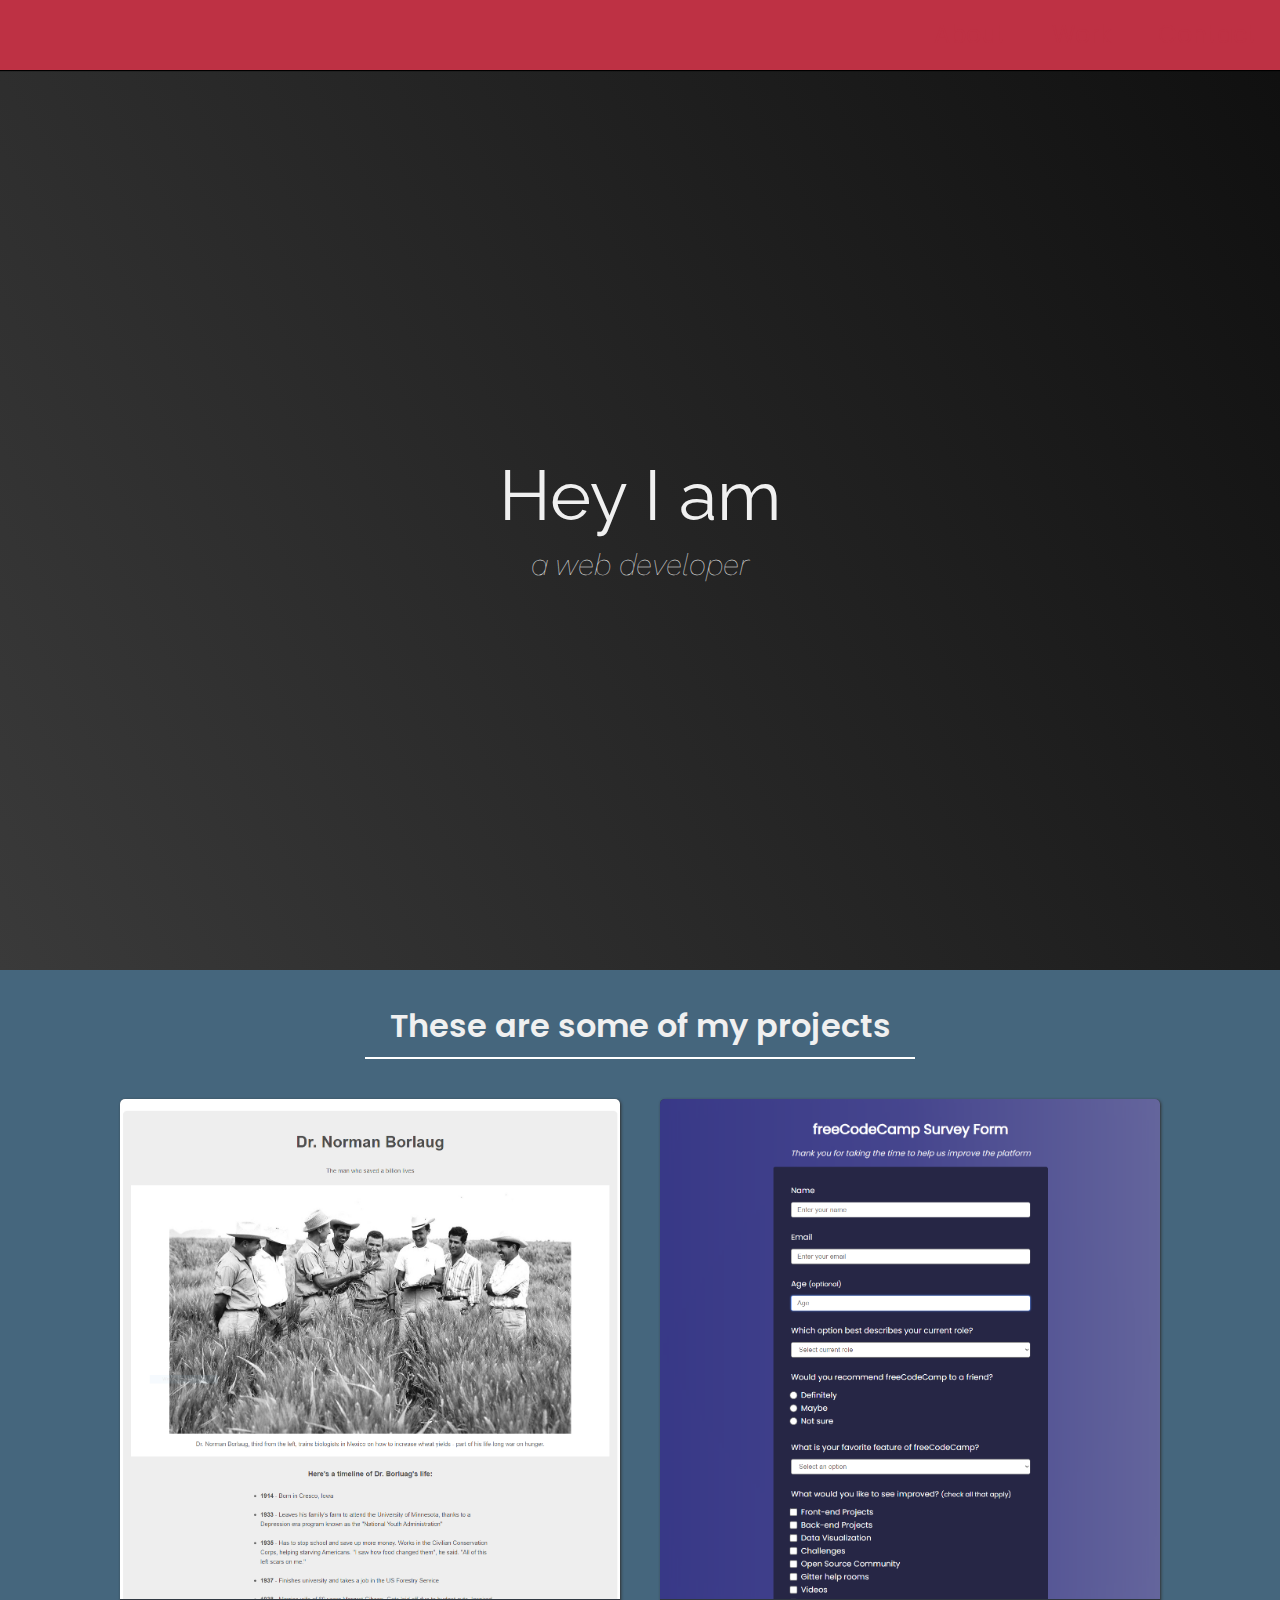
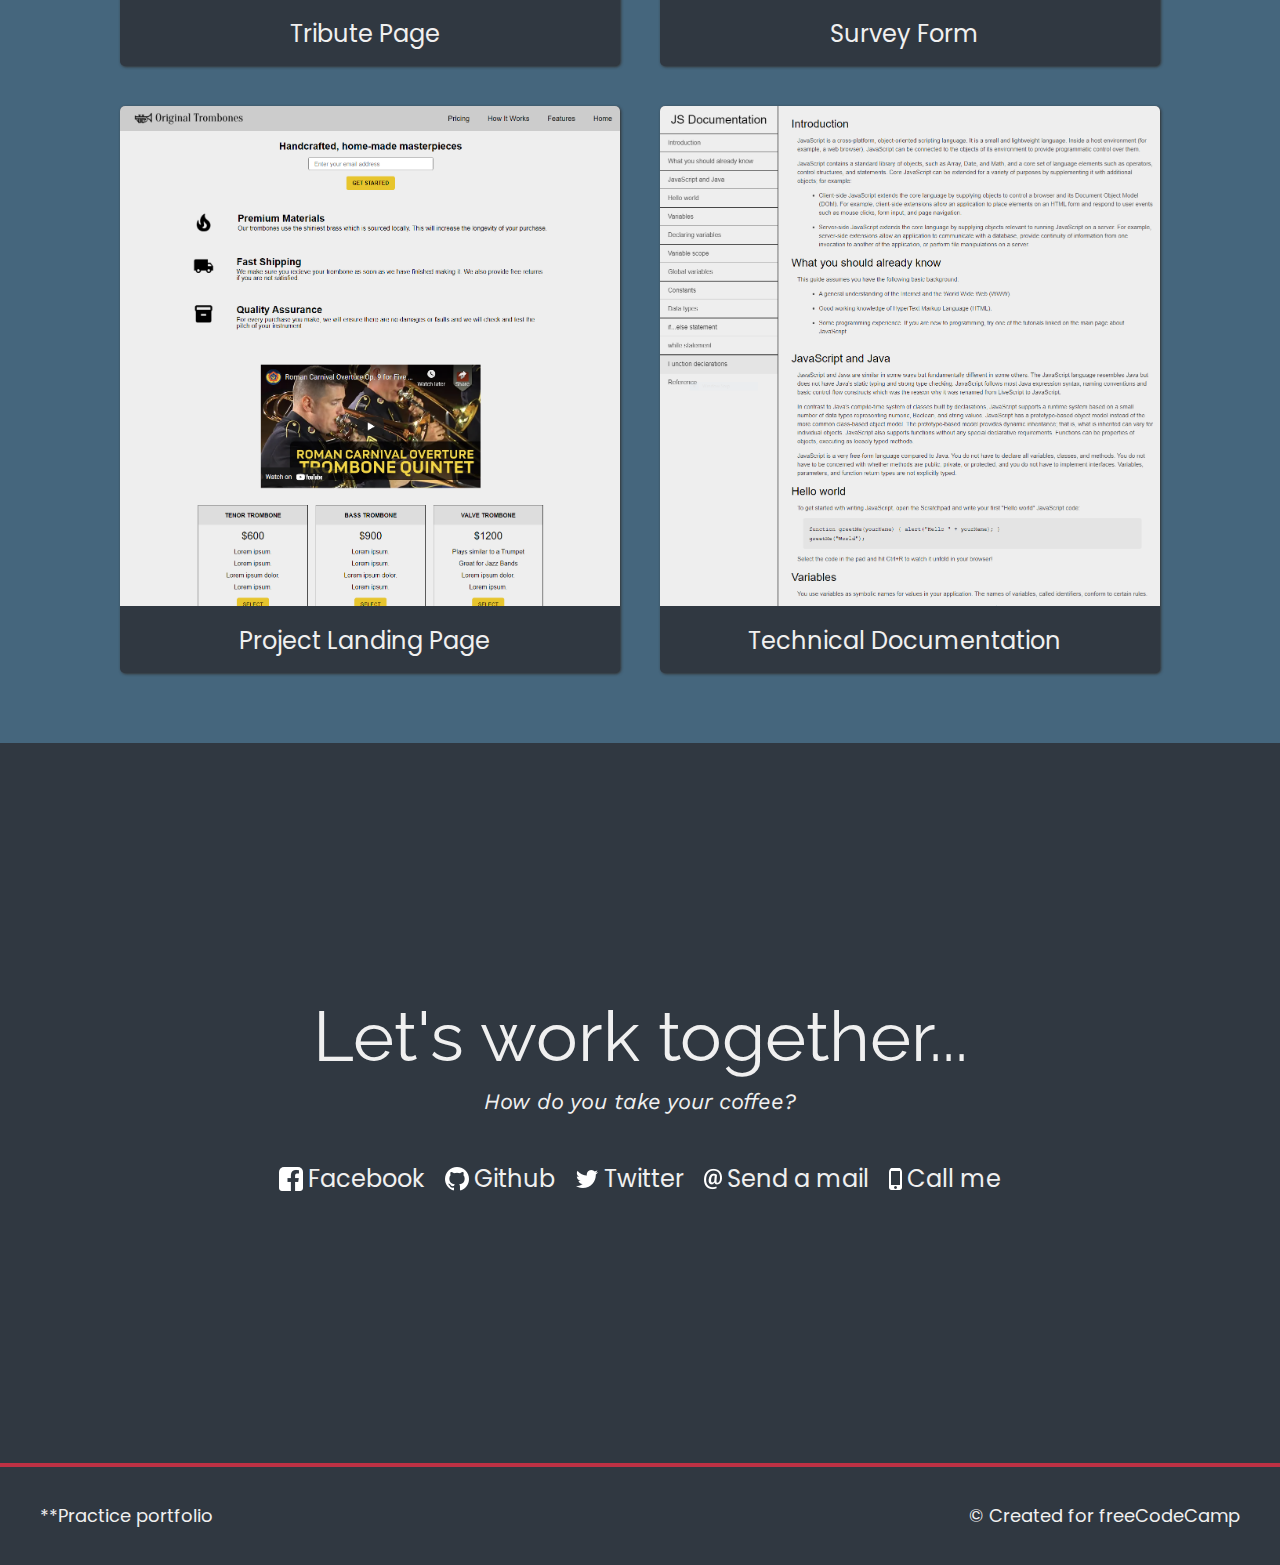
<file: index.html>
<!DOCTYPE html>
    <head>
	<title>Personal Portfolio (practice)</title>
        <link rel="preconnect" href="https://fonts.gstatic.com">
        <link rel="stylesheet" href="https://fonts.googleapis.com/css2?family=Poppins&family=Raleway:wght@700&family=Work+Sans:ital,wght@1,200&display=swap">
        <link rel="stylesheet" href="css/reset.css">
        <link rel="stylesheet" href="css/styles.css">
    </head>
    <body>
        <header>
            <a href="#personal-links">Contact</a>
            <a href="#projects">Work</a>
            <a href="#welcome">About</a>
        </header>
        <main>
            <section id="welcome">
                <h1>Hey I am</h1>
                <p>a web developer</p>
            </section>
            <section id="projects">
                <h2>These are some of my projects</h2>
                <hr>
                <div class="project-preview">
                    <div class="project-container">
                        <img src="img/tribute.PNG" width="500" height="500">
                        <div class="project-link-container">
                            <a href="projects/Tribute Page/Tribute Page.html" target="_blank">
                                <span class="hide">< </span>
                                Tribute Page
                                <span class="hide"> /></span>
                            </a>
                        </div>
                    </div>
                    <div class="project-container">
                        <img src="img/survey.PNG" width="500" height="500">
                        <div class="project-link-container">
                            <a href="projects/Survey Form/Survey Form.html" target="_blank">
                                <span class="hide">< </span>
                                Survey Form
                                <span class="hide"> /></span>
                            </a>
                        </div>
                    </div>
                    <div class="project-container">
                        <img src="img/product.PNG" width="500" height="500">
                        <div class="project-link-container">
                            <a href="projects/Product Landing Page/Product Landing Page.html" target="_blank">
                                <span class="hide">< </span>
                                Project Landing Page
                                <span class="hide"> /></span>
                            </a>
                        </div>
                    </div>
                    <div class="project-container">
                        <img src="img/technical.PNG" width="500" height="500">
                        <div class="project-link-container">
                            <a href="projects/Technical Documentation/Technical Documentation.html" target="_blank">
                                <span class="hide">< </span>
                                Technical Documentation
                                <span class="hide"> /></span>
                            </a>
                        </div>
                    </div>
                </div>
            </section>
            <section id="personal-links">
                <h3>Let's work together...</h3>
                <p>How do you take your coffee?</p>
                <div class="links-container">
                    <div class="link-group">
                        <img src="img/facebook.png" alt="Facebook logo">
                        <a href="https://facebook.com" target="_blank">Facebook</a>
                    </div>
                    <div class="link-group">
                        <img src="img/github.png" alt="Github logo">
                        <a href="https://github.com" target="_blank">Github</a>
                    </div>
                    <div class="link-group">
                        <img src="img/twitter.png" alt="Twitter logo">
                        <a href="https://twitter.com" target="_blank">Twitter</a>
                    </div>
                    <div class="link-group">
                        <img src="img/at-sign.png" alt="at sign">
                        <a href="mailto:example@example.com" target="_blank">Send a mail</a>
                    </div>
                    <div class="link-group">
                        <img src="img/phone.png" alt="phone image">
                        <a href="tel:1234-5678">Call me</a>
                    </div>
                </div>
            </section>
        </main>
        <footer>
            <p>**Practice portfolio</p>
            <p>© Created for freeCodeCamp</p>
        </footer>
    </body>
</html>
</file>
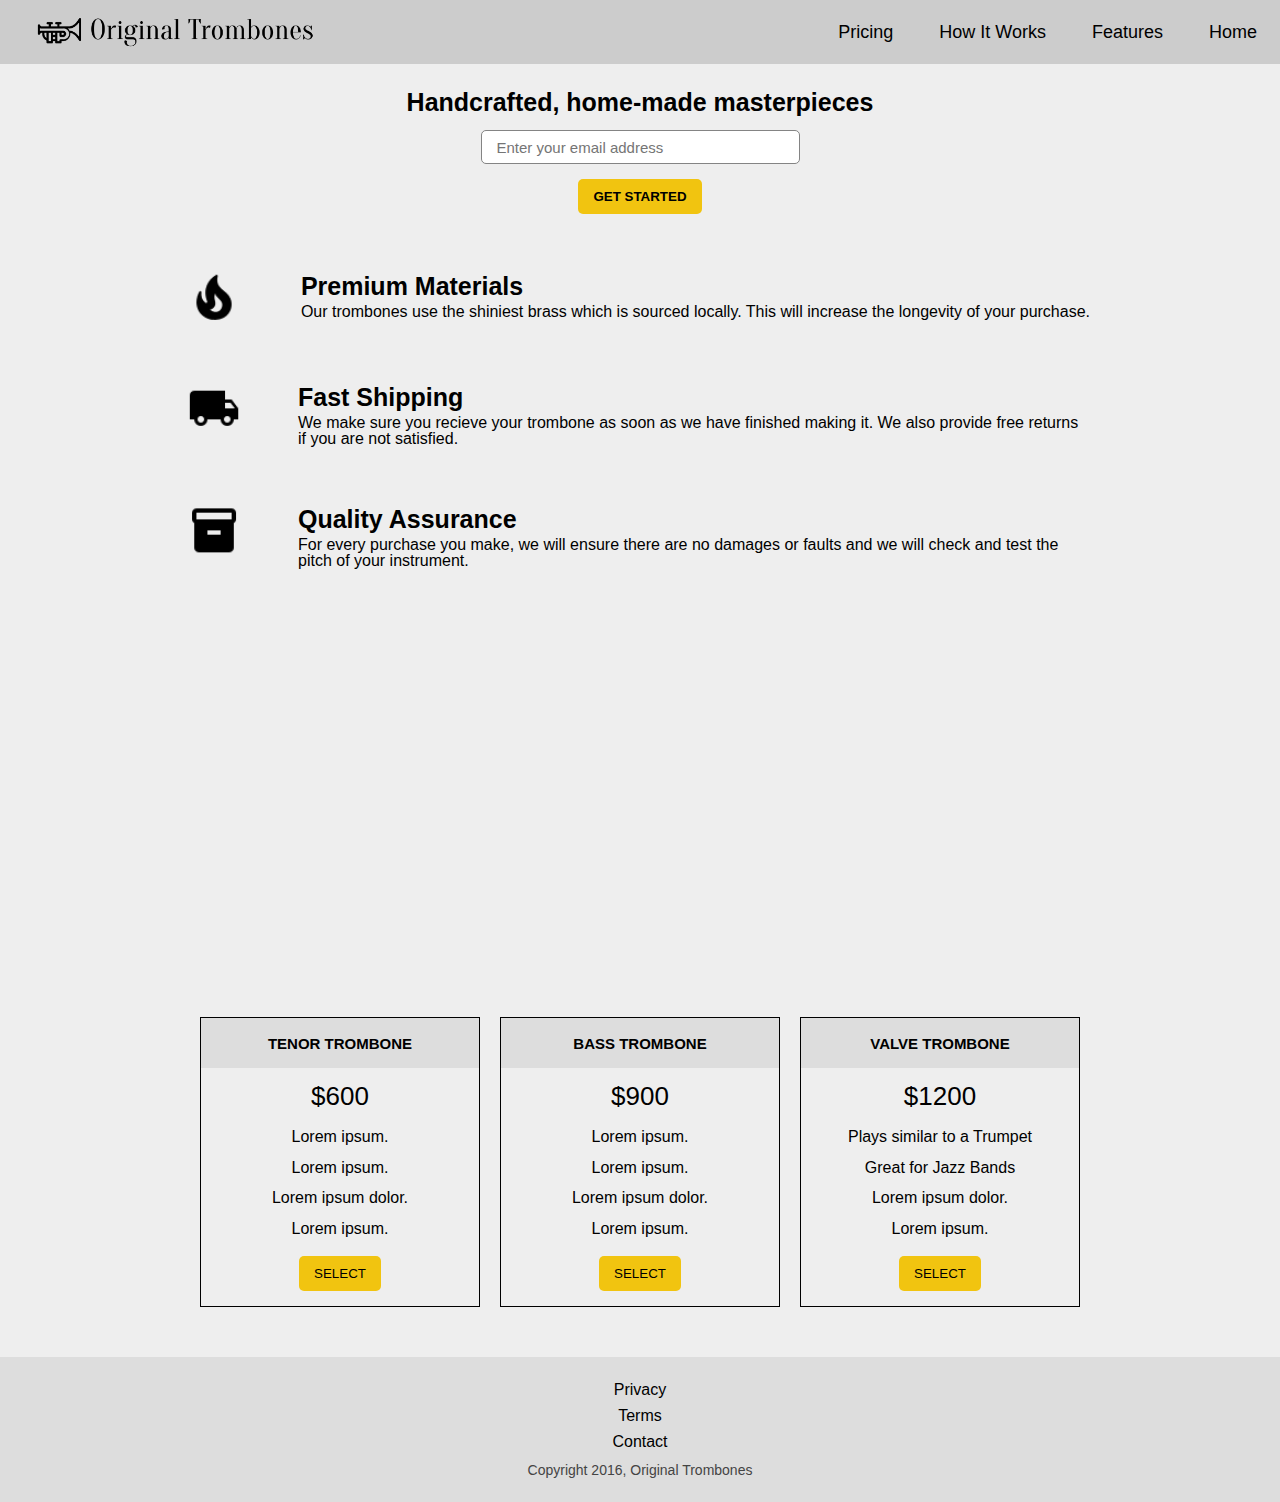
<file: projects/Product Landing Page/Product Landing Page.html>
<!DOCTYPE html>
    <head>
        <link rel="stylesheet" href="reset.css">
        <link rel="stylesheet" href="styles.css">
    </head>
    <body>
        <header id="nav-bar">
            <img id="logo" src="img\logo.png" alt="Original Trombones logo">
                <a class="active" href="">Home</a>
                <a href="#container-desc">Features</a>
                <a href="#container-vid">How It Works</a>
                <a href="#container-price">Pricing</a>
        </header>
        <main id="container-main">
            <div id="container-email">
                <h1>Handcrafted, home-made masterpieces</h1>
                <input id="email" type="email" name="subsciption" placeholder="Enter your email address"><br>
                <button type="submit">GET STARTED</button>
            </div>
            <div id="container-desc">
                <div class="desc-group">
                    <div class="desc-img">
                        <img src="img\fire.png" alt="Premium Materials image">
                    </div>
                    <div class="desc">
                        <h1>Premium Materials</h1>
                        <p>Our trombones use the shiniest brass which is sourced locally. This will increase the longevity of your purchase.</p>
                    </div>
                </div>
                <div class="desc-group">
                    <div class="desc-img">
                        <img src="img\truck.png" alt="Fast Shipping image">
                    </div>
                    <div class="desc">
                        <h1>Fast Shipping</h1>
                        <p>We make sure you recieve your trombone as soon as we have finished making it. We also provide free returns if you are not satisfied.</p>
                    </div>
                </div>
                <div class="desc-group">
                    <div class="desc-img">
                        <img src="img\inventory.png" alt="Quality Assurance image">
                    </div>
                    <div class="desc">
                        <h1>Quality Assurance</h1>
                        <p>For every purchase you make, we will ensure there are no damages or faults and we will check and test the pitch of your instrument.</p>
                    </div>
                </div>
            </div>
            <div id="container-vid">
                <iframe width="560" height="315" src="https://www.youtube.com/embed/y8Yv4pnO7qc" title="YouTube video player" frameborder="0" allow="accelerometer; autoplay; clipboard-write; encrypted-media; gyroscope; picture-in-picture" allowfullscreen></iframe>
            </div>
            <div id="container-price">
                <div class="price-group">
                    <div class="prod-name">
                        <h2>Tenor Trombone</h2>
                    </div>
                    <div class="prod-price">
                        <p>$600</p>
                    </div>
                    <div class="prod-desc">
                        <p>Lorem ipsum.</p>
                        <p>Lorem ipsum.</p>
                        <p>Lorem ipsum dolor.</p>
                        <p>Lorem ipsum.</p>
                    </div>
                    <div class="container-select">
                        <button type="submit">SELECT</button>
                    </div>
                </div>
                <div class="price-group">
                    <div class="prod-name">
                        <h2>Bass Trombone</h2>
                    </div>
                    <div class="prod-price">
                        <p>$900</p>
                    </div>
                    <div class="prod-desc">
                        <p>Lorem ipsum.</p>
                        <p>Lorem ipsum.</p>
                        <p>Lorem ipsum dolor.</p>
                        <p>Lorem ipsum.</p>
                    </div>
                    <div class="container-select">
                        <button type="submit">SELECT</button>
                    </div>
                </div>
                <div class="price-group">
                    <div class="prod-name">
                        <h2>Valve Trombone</h2>
                    </div>
                    <div class="prod-price">
                        <p>$1200</p>
                    </div>
                    <div class="prod-desc">
                        <p>Plays similar to a Trumpet</p>
                        <p>Great for Jazz Bands</p>
                        <p>Lorem ipsum dolor.</p>
                        <p>Lorem ipsum.</p>
                    </div>
                    <div class="container-select">
                        <button type="submit">SELECT</button>
                    </div>
                </div>
            </div>
        </main>
        <footer id="container-footer">
            <ul>
                <li><a href="#">Privacy</a></li>
                <li><a href="#">Terms</a></li>
                <li><a href="#">Contact</a></li>
            </ul>
            <p>Copyright 2016, Original Trombones</p>
        </footer>
    </body>
</html>
</file>
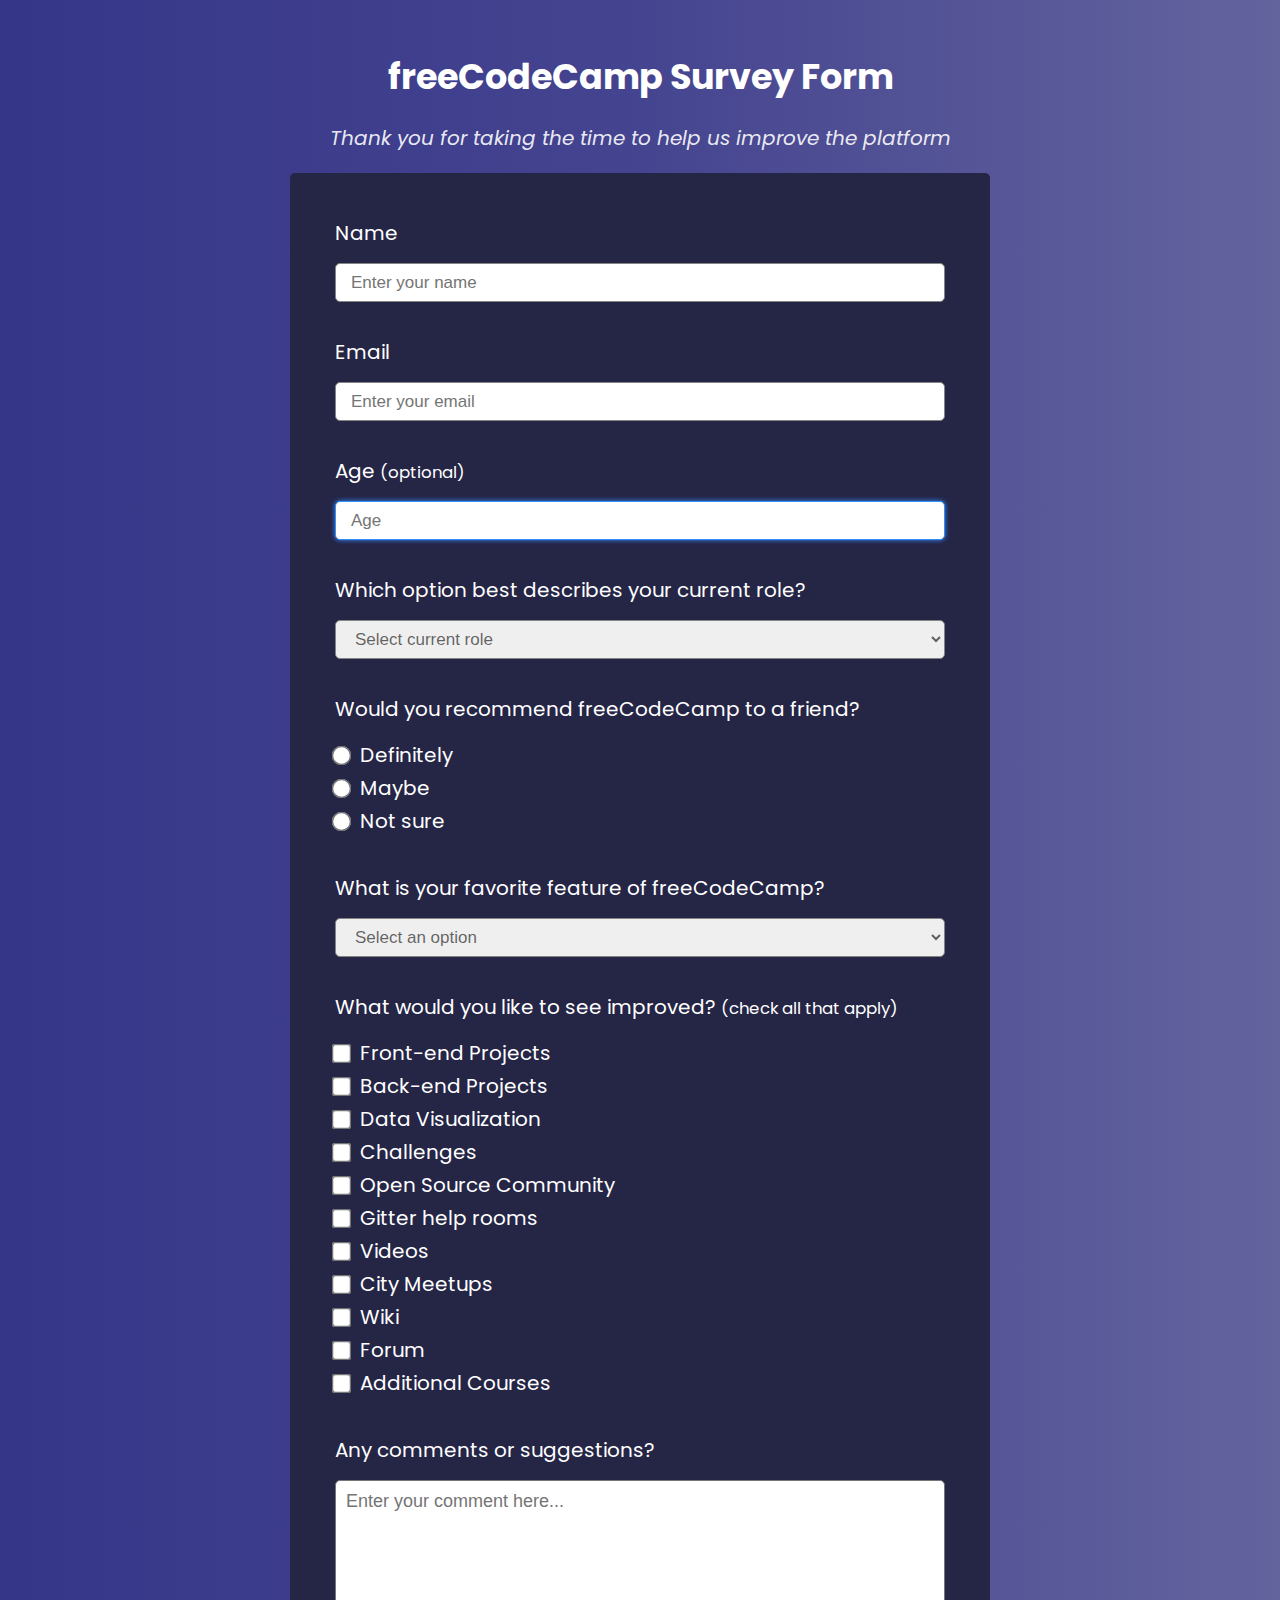
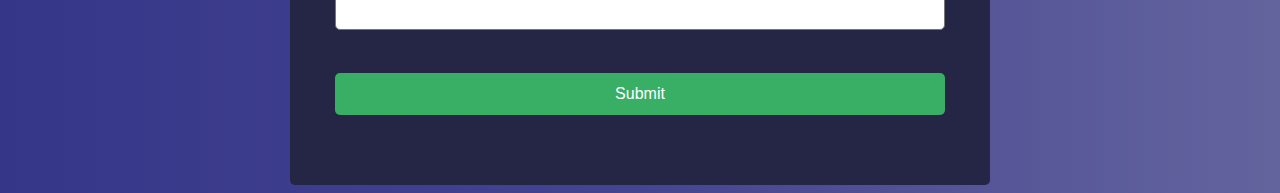
<file: projects/Survey Form/Survey Form.html>
<!DOCTYPE html>
<html>
    <head>
        <link rel="stylesheet" href="styles.css">
        <link rel="stylesheet" href="https://fonts.googleapis.com/css2?family=Poppins">
    </head>
    <body>
        <header>
            <h1 id="title">freeCodeCamp Survey Form</h1>
            <p id="description">Thank you for taking the time to help us improve the platform</p>
        </header>
        <main>
            <form id="survey-form">
                <div class="form-group">
                    <label class="form-label" for="name">Name</label><br>
                    <input id="name" type="text" name="survey-form" placeholder="Enter your name" required>
                </div>

                <div class="form-group">
                    <label class="form-label" for="email">Email</label><br>
                    <input id="email" type="email" name="survey-form" placeholder="Enter your email" required>
                </div>

                <div class="form-group">
                    <label class="form-label" for="age">Age <small>(optional)</small></label><br>
                    <input id="age" type="number" name="survey-form" placeholder="Age" min="10" max="99">
                </div>

                <div class="form-group">
                    <label class="form-label" for="dropdown">Which option best describes your current role?</label><br>
                    <select id="dropdown" name="survey-form">
                        <option value="" disabled selected>Select current role</option>
                        <option value="student">Student</option>
                        <option value="full-time-job">Full Time Job</option>
                        <option value="full-time-learner">Full Time Learner</option>
                        <option value="prefer-not">Prefer not to say</option>
                        <option value="other">Other</option>
                    </select>
                </div>

                <div class="form-group">
                    <label class="form-label">Would you recommend freeCodeCamp to a friend?</label><br>
                    <input id="definitely" type="radio" name="survey-form" value="definitely">
                    <label for="definitely">Definitely</label><br>
                    <input id="maybe" type="radio" name="survey-form" value="maybe">
                    <label for="maybe">Maybe</label><br>
                    <input id="not-sure" type="radio" name="survey-form" value="not-sure">
                    <label for="not-sure">Not sure</label><br>
                </div>

                <div class="form-group">
                    <label class="form-label" for="dropdown">What is your favorite feature of freeCodeCamp?</label><br>
                    <select id="dropdown" name="survey-form">
                        <option value="" disabled selected>Select an option</option>
                        <option value="challenges">Challenges</option>
                        <option value="project">Projects</option>
                        <option value="community">Community</option>
                        <option value="open-source">Open Source</option>
                    </select>
                </div>

                <div class="form-group">
                    <label class="form-label">What would you like to see improved? <small>(check all that apply)</small></label><br>
                    <input id="front-end-proj" type="checkbox" name="survey-form" value="front-end-proj">
                    <label for="front-end-proj">Front-end Projects</label><br>
                    <input id="back-end-proj" type="checkbox" name="survey-form" value="back-end-proj">
                    <label for="back-end-proj">Back-end Projects</label><br>
                    <input id="data-visual" type="checkbox" name="survey-form" value="data-visual">
                    <label for="data-visual">Data Visualization</label><br>
                    <input id="challenges" type="checkbox" name="survey-form" value="challenges">
                    <label for="challenges">Challenges</label><br>
                    <input id="open-source-community" type="checkbox" name="survey-form" value="open-source-community">
                    <label for="open-source-community">Open Source Community</label><br>
                    <input id="gitter-help-rooms" type="checkbox" name="survey-form" value="gitter-help-rooms">
                    <label for="gitter-help-rooms">Gitter help rooms</label><br>
                    <input id="videos" type="checkbox" name="survey-form" value="videos">
                    <label for="videos">Videos</label><br>
                    <input id="city-meetups" type="checkbox" name="survey-form" value="city-meetups">
                    <label for="city-meetups">City Meetups</label><br>
                    <input id="wiki" type="checkbox" name="survey-form" value="wiki">
                    <label for="wiki">Wiki</label><br>
                    <input id="forum" type="checkbox" name="survey-form" value="forum">
                    <label for="forum">Forum</label><br>
                    <input id="add-course" type="checkbox" name="survey-form" value="add-course">
                    <label for="add-course">Additional Courses</label><br>
                </div>
                
                <div class="form-group">
                    <label class="form-label" for="review">Any comments or suggestions?</label><br>
                    <textarea id="review" name="review" placeholder="Enter your comment here..."></textarea>
                </div>
                
                <div class="form-group">
                    <button id="submit" type="submit">Submit</button>
                </div>
            </form>
        </main>
    </body>
</html>
</file>
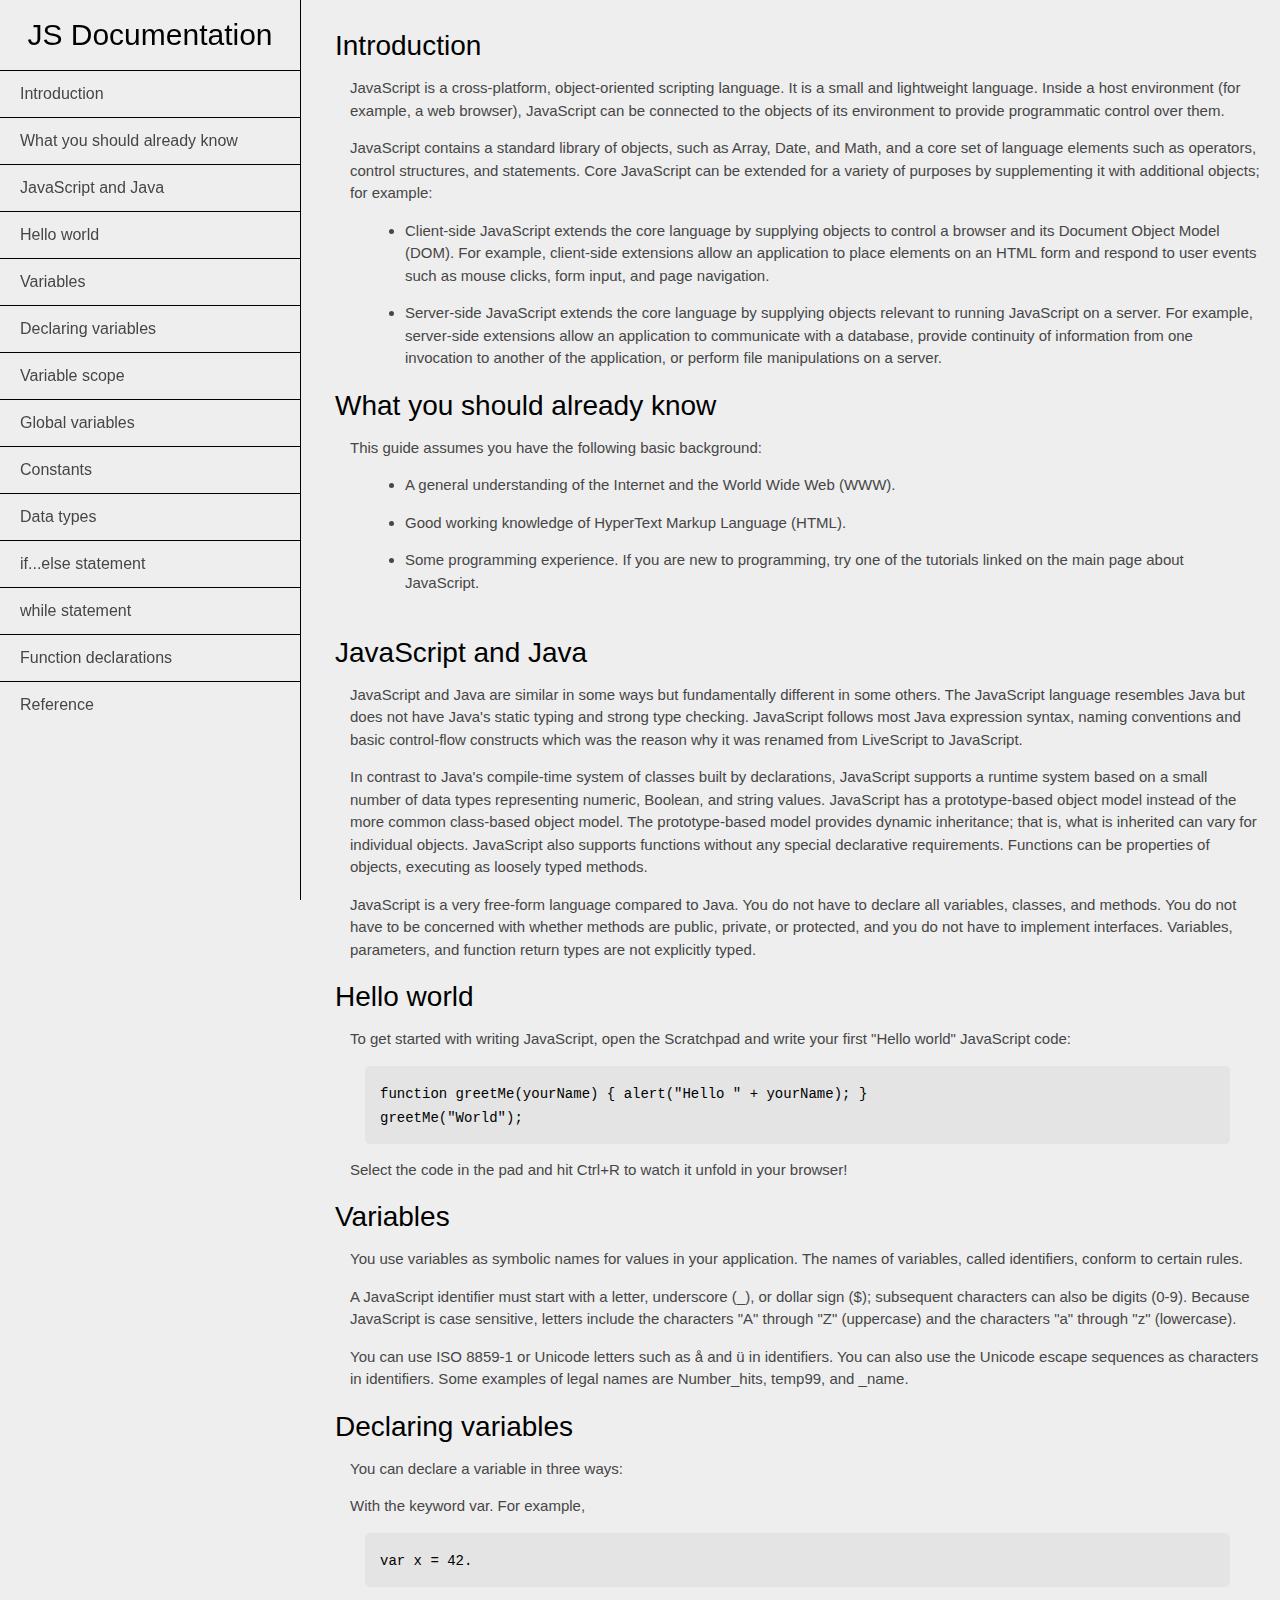
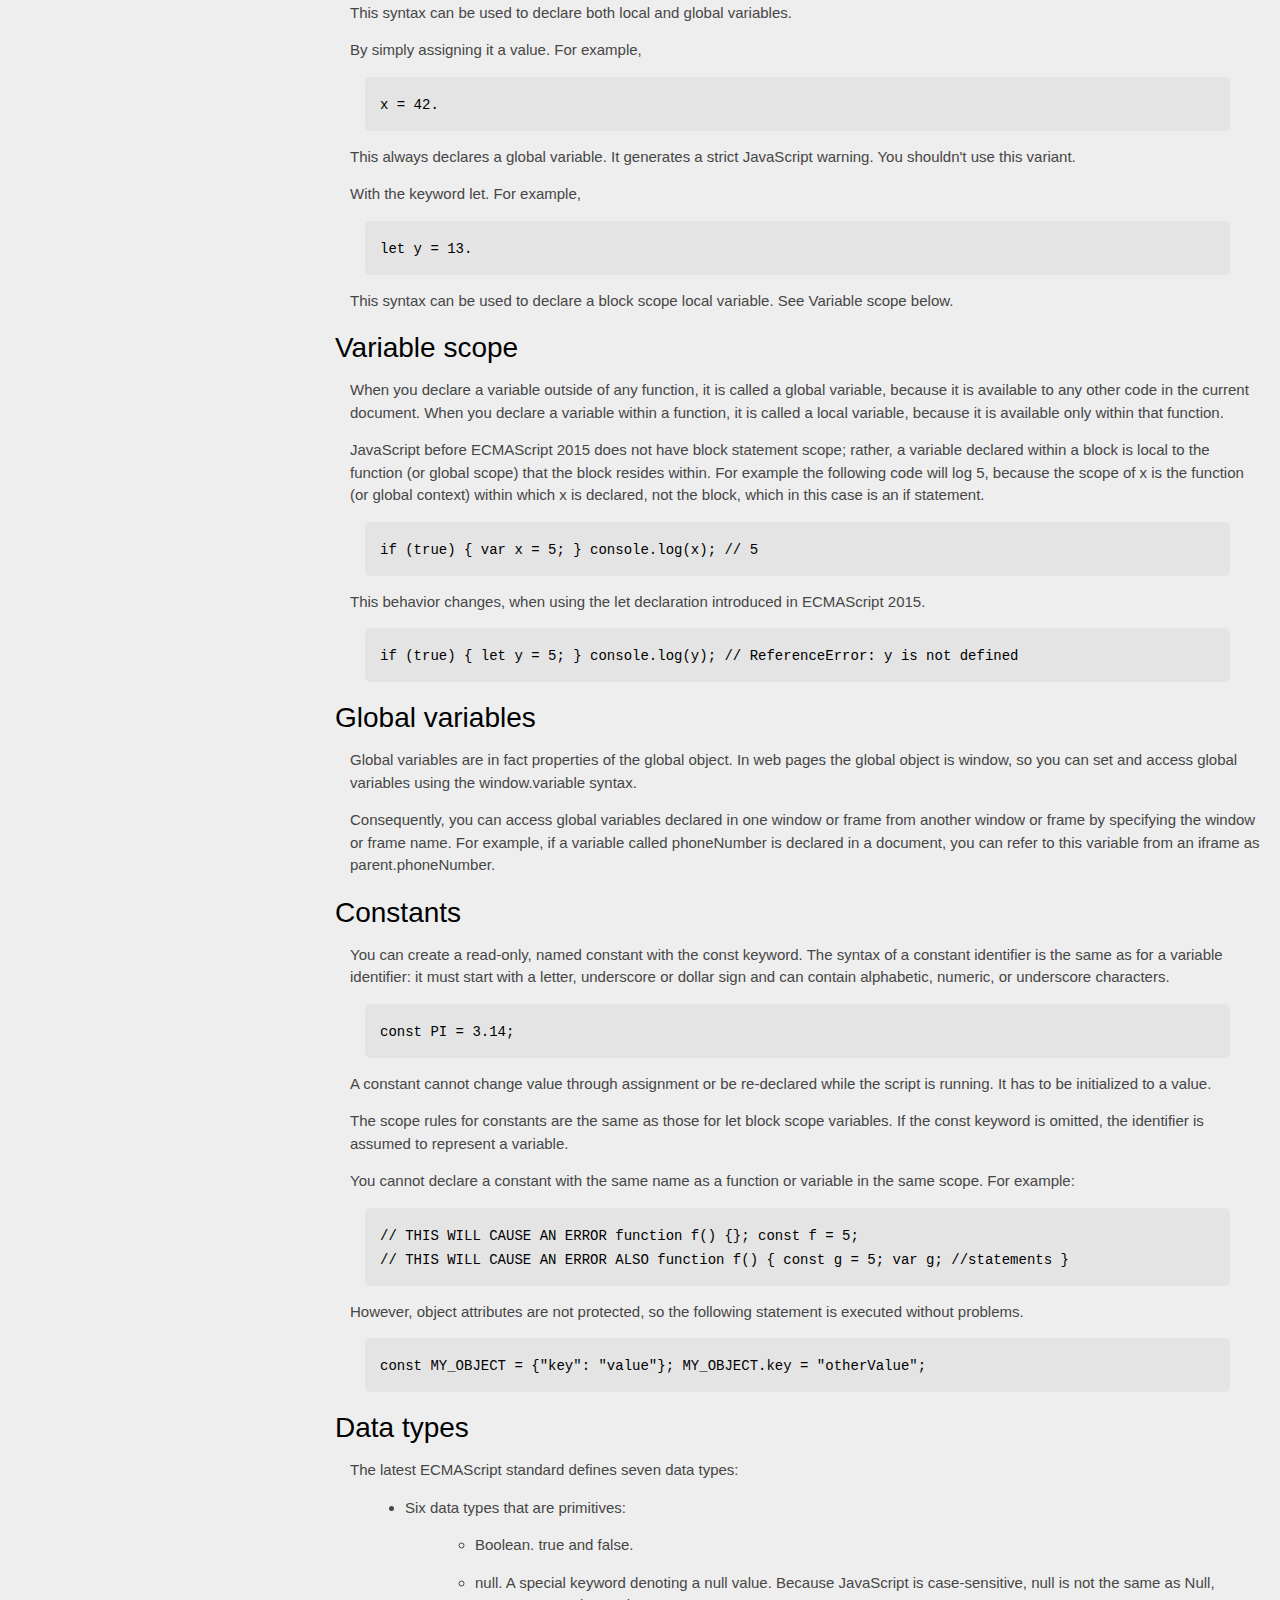
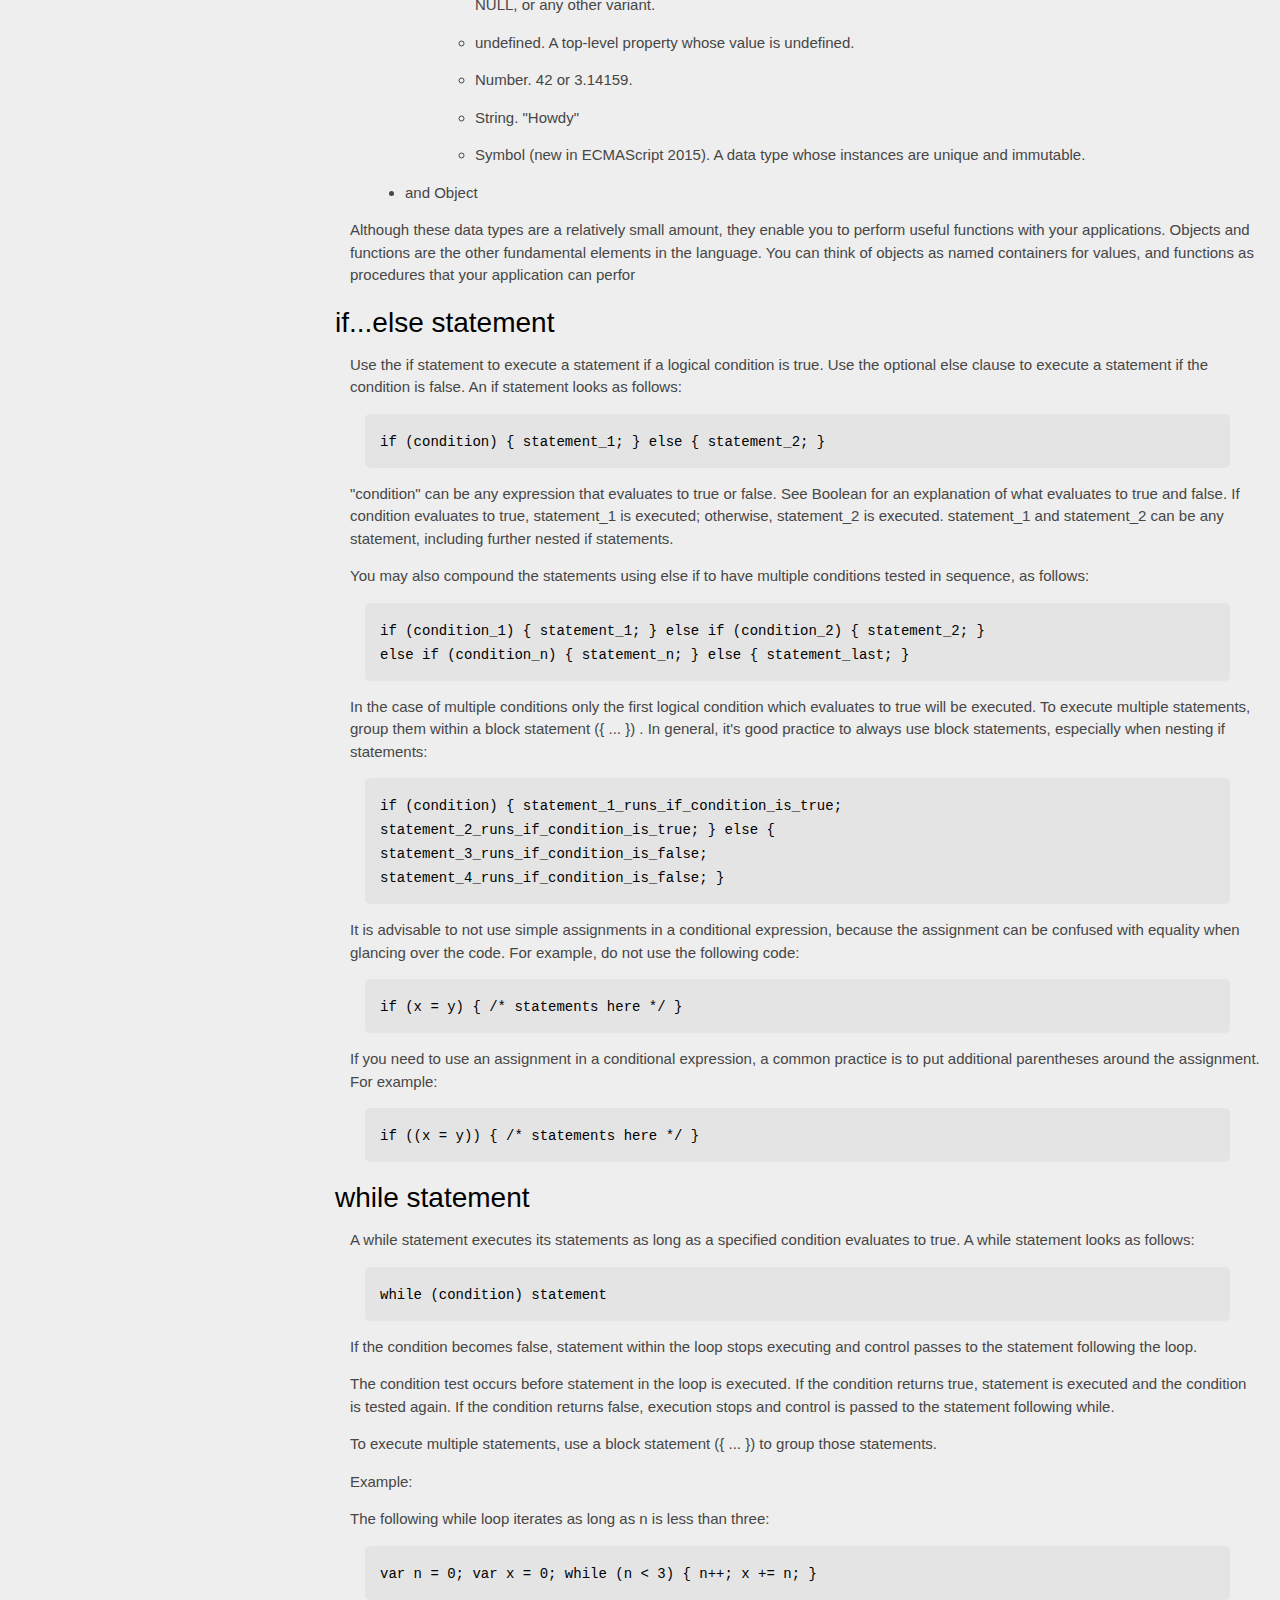
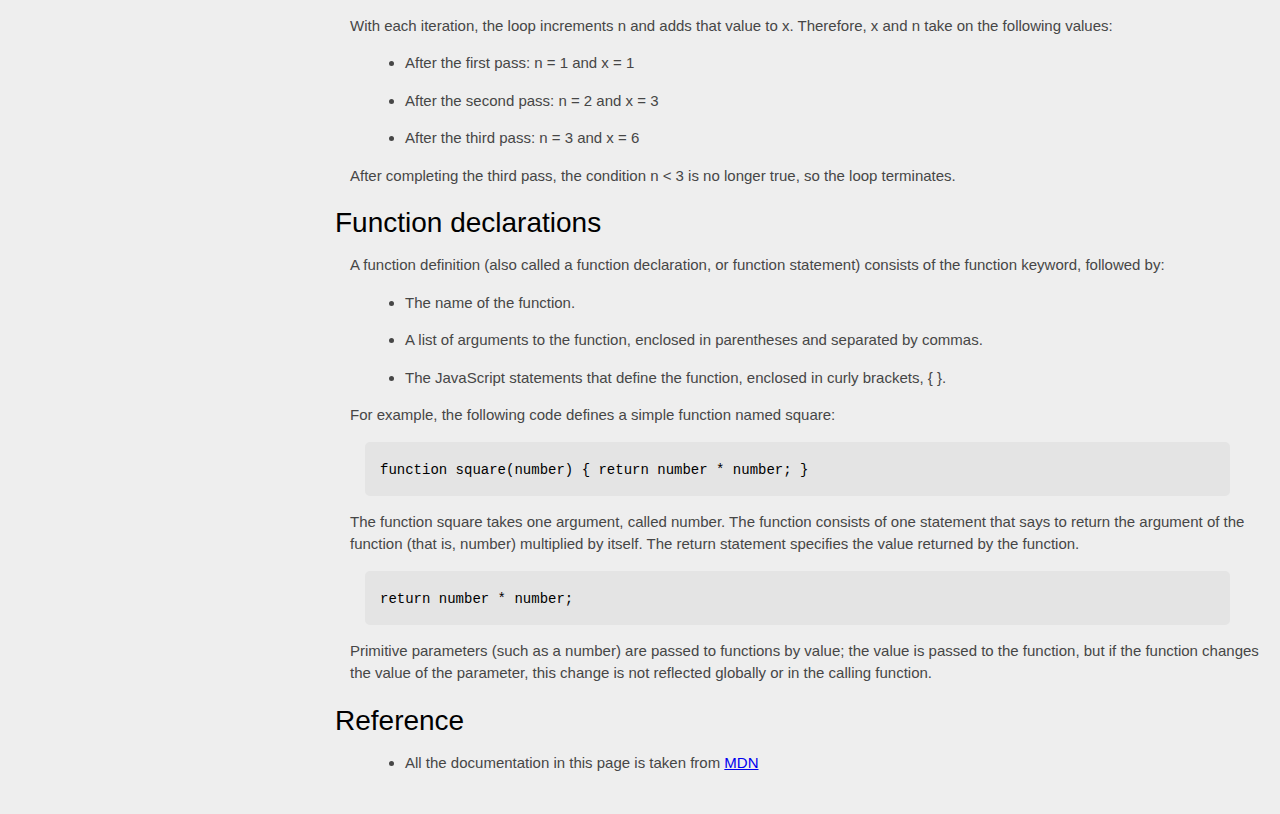
<file: projects/Technical Documentation/Technical Documentation.html>
<!DOCTYPE html>
    <head>
        <link rel="stylesheet" href="reset.css">
        <link rel="stylesheet" href="styles.css">
    </head>
    <body>
        <div class="sidebar">
            <header>
                <h1>JS Documentation</h1>
            </header>
            <nav class="navbar">
                <a href="#intro">Introduction</a>
                <a href="#already-know">What you should already know</a>
                <a href="#javascript-and-java">JavaScript and Java</a>
                <a href="#hello-world">Hello world</a>
                <a href="#variables">Variables</a>
                <a href="#declaring-variables">Declaring variables</a>
                <a href="#variable-scope">Variable scope</a>
                <a href="#global-variables">Global variables</a>
                <a href="#constants">Constants</a>
                <a href="#data-types">Data types</a>
                <a href="#if-else-statement">if...else statement</a>
                <a href="#while-statement">while statement</a>
                <a href="#function-declarations">Function declarations</a>
                <a href="#reference">Reference</a>
            </nav>
        </div>
        <main class="main-doc">
            <section id="intro">
                <h2>Introduction</h2>
                <p>JavaScript is a cross-platform, object-oriented scripting language. It is a small and lightweight language. Inside a host environment (for example, a web browser), JavaScript can be connected to the objects of its environment to provide programmatic control over them.</p>
                <p>JavaScript contains a standard library of objects, such as Array, Date, and Math, and a core set of language elements such as operators, control structures, and statements. Core JavaScript can be extended for a variety of purposes by supplementing it with additional objects; for example:</p>
                <ul class="main-list">
                    <li>Client-side JavaScript extends the core language by supplying objects to control a browser and its Document Object Model (DOM). For example, client-side extensions allow an application to place elements on an HTML form and respond to user events such as mouse clicks, form input, and page navigation.</li>
                    <li>Server-side JavaScript extends the core language by supplying objects relevant to running JavaScript on a server. For example, server-side extensions allow an application to communicate with a database, provide continuity of information from one invocation to another of the application, or perform file manipulations on a server.</li>
                </ul>
            </section>
            <section id="already-know">
                <h2>What you should already know</h2>
                <p>This guide assumes you have the following basic background:</p>
                <ul class="main-list">
                    <li>A general understanding of the Internet and the World Wide Web (WWW).</li>
                    <li>Good working knowledge of HyperText Markup Language (HTML).</li>
                    <li>Some programming experience. If you are new to programming, try one of the tutorials linked on the main page about JavaScript.</li><br>
                </ul>
            </section>
            <section id="javascript-and-java">
                <h2>JavaScript and Java</h2>
                <p>JavaScript and Java are similar in some ways but fundamentally different in some others. The JavaScript language resembles Java but does not have Java's static typing and strong type checking. JavaScript follows most Java expression syntax, naming conventions and basic control-flow constructs which was the reason why it was renamed from LiveScript to JavaScript.</p>
                <p>In contrast to Java's compile-time system of classes built by declarations, JavaScript supports a runtime system based on a small number of data types representing numeric, Boolean, and string values. JavaScript has a prototype-based object model instead of the more common class-based object model. The prototype-based model provides dynamic inheritance; that is, what is inherited can vary for individual objects. JavaScript also supports functions without any special declarative requirements. Functions can be properties of objects, executing as loosely typed methods.</p>
                <p>JavaScript is a very free-form language compared to Java. You do not have to declare all variables, classes, and methods. You do not have to be concerned with whether methods are public, private, or protected, and you do not have to implement interfaces. Variables, parameters, and function return types are not explicitly typed.</p>
            </section>
            <section id="hello-world">
                <h2>Hello world</h2>
                <p>To get started with writing JavaScript, open the Scratchpad and write your first "Hello world" JavaScript code:</p>
                <div class="container-code">
                    <code>function greetMe(yourName) { alert("Hello " + yourName); }<br>greetMe("World");</code>
                </div>
                <p>Select the code in the pad and hit Ctrl+R to watch it unfold in your browser!</p>
            </section>
            <section id="variables">
                <h2>Variables</h2>
                <p>You use variables as symbolic names for values in your application. The names of variables, called identifiers, conform to certain rules.</p>
                <p>A JavaScript identifier must start with a letter, underscore (_), or dollar sign ($); subsequent characters can also be digits (0-9). Because JavaScript is case sensitive, letters include the characters "A" through "Z" (uppercase) and the characters "a" through "z" (lowercase).</p>
                <p>You can use ISO 8859-1 or Unicode letters such as å and ü in identifiers. You can also use the Unicode escape sequences as characters in identifiers. Some examples of legal names are Number_hits, temp99, and _name.</p>
            </section>
            <section id="declaring-variables">
                <h2>Declaring variables</h2>
                <p>You can declare a variable in three ways:</p>
                <p>With the keyword var. For example,</p>
                <div class="container-code">
                    <code>var x = 42.</code>
                </div>
                <p>This syntax can be used to declare both local and global variables.</p>
                <p>By simply assigning it a value. For example,</p>
                <div class="container-code">
                    <code>x = 42.</code>
                </div>
                <p>This always declares a global variable. It generates a strict JavaScript warning. You shouldn't use this variant.</p>
                <p>With the keyword let. For example,</p>
                <div class="container-code">
                    <code>let y = 13.</code>
                </div>
                <p>This syntax can be used to declare a block scope local variable. See Variable scope below.</p>
            </section>
            <section id="variable-scope">
                <h2>Variable scope</h2>
                <p>When you declare a variable outside of any function, it is called a global variable, because it is available to any other code in the current document. When you declare a variable within a function, it is called a local variable, because it is available only within that function.</p>
                <p>JavaScript before ECMAScript 2015 does not have block statement scope; rather, a variable declared within a block is local to the function (or global scope) that the block resides within. For example the following code will log 5, because the scope of x is the function (or global context) within which x is declared, not the block, which in this case is an if statement.</p>
                <div class="container-code">
                    <code>if (true) { var x = 5; } console.log(x); // 5</code>
                </div>
                <p>This behavior changes, when using the let declaration introduced in ECMAScript 2015.</p>
                <div class="container-code">
                    <code>if (true) { let y = 5; } console.log(y); // ReferenceError: y is not defined</code>
                </div>
            </section>
            <section id="global-variables">
                <h2>Global variables</h2>
                <p>Global variables are in fact properties of the global object. In web pages the global object is window, so you can set and access global variables using the window.variable syntax.</p>
                <p>Consequently, you can access global variables declared in one window or frame from another window or frame by specifying the window or frame name. For example, if a variable called phoneNumber is declared in a document, you can refer to this variable from an iframe as parent.phoneNumber.</p>
            </section>
            <section id="constants">
                <h2>Constants</h2>
                <p>You can create a read-only, named constant with the const keyword. The syntax of a constant identifier is the same as for a variable identifier: it must start with a letter, underscore or dollar sign and can contain alphabetic, numeric, or underscore characters.</p>
                <div class="container-code">
                    <code>const PI = 3.14;</code>
                </div>
                <p>A constant cannot change value through assignment or be re-declared while the script is running. It has to be initialized to a value.</p>
                <p>The scope rules for constants are the same as those for let block scope variables. If the const keyword is omitted, the identifier is assumed to represent a variable.</p>
                <p>You cannot declare a constant with the same name as a function or variable in the same scope. For example:</p>
                <div class="container-code">
                    <code>// THIS WILL CAUSE AN ERROR function f() {}; const f = 5;<br>// THIS WILL CAUSE AN ERROR ALSO function f() { const g = 5; var g; //statements }</code>
                </div>
                <p>However, object attributes are not protected, so the following statement is executed without problems.</p>
                <div class="container-code">
                    <code>const MY_OBJECT = {"key": "value"}; MY_OBJECT.key = "otherValue";</code>
                </div>
            </section>
            <section id="data-types">
                <h2>Data types</h2>
                <p>The latest ECMAScript standard defines seven data types:</p>
                <ul class="main-list">
                    <li>Six data types that are primitives:</li>
                        <ul class="nested-list">
                            <li>Boolean. true and false.</li>
                            <li>null. A special keyword denoting a null value. Because JavaScript is case-sensitive, null is not the same as Null, NULL, or any other variant.</li>
                            <li>undefined. A top-level property whose value is undefined.</li>
                            <li>Number. 42 or 3.14159.</li>
                            <li>String. "Howdy"</li>
                            <li>Symbol (new in ECMAScript 2015). A data type whose instances are unique and immutable.</li>
                        </ul>
                    <li>and Object</li>
                </ul>
                <p>Although these data types are a relatively small amount, they enable you to perform useful functions with your applications. Objects and functions are the other fundamental elements in the language. You can think of objects as named containers for values, and functions as procedures that your application can perfor</p>
            </section>
            <section id="if-else-statement">
                <h2>if...else statement</h2>
                <p>Use the if statement to execute a statement if a logical condition is true. Use the optional else clause to execute a statement if the condition is false. An if statement looks as follows:</p>
                <div class="container-code">
                    <code>if (condition) { statement_1; } else { statement_2; }</code>
                </div>
                <p>"condition" can be any expression that evaluates to true or false. See Boolean for an explanation of what evaluates to true and false. If condition evaluates to true, statement_1 is executed; otherwise, statement_2 is executed. statement_1 and statement_2 can be any statement, including further nested if statements.</p>
                <p>You may also compound the statements using else if to have multiple conditions tested in sequence, as follows:</p>
                <div class="container-code">
                    <code>if (condition_1) { statement_1; } else if (condition_2) { statement_2; }<br>
                            else if (condition_n) { statement_n; } else { statement_last; }</code>
                </div>
                <p>In the case of multiple conditions only the first logical condition which evaluates to true will be executed. To execute multiple statements, group them within a block statement ({ ... }) . In general, it's good practice to always use block statements, especially when nesting if statements:</p>
                <div class="container-code">
                    <code>if (condition) { statement_1_runs_if_condition_is_true;<br>
                        statement_2_runs_if_condition_is_true; } else {<br>
                        statement_3_runs_if_condition_is_false;<br>
                        statement_4_runs_if_condition_is_false; }</code>
                </div>
                <p>It is advisable to not use simple assignments in a conditional expression, because the assignment can be confused with equality when glancing over the code. For example, do not use the following code:</p>
                <div class="container-code">
                    <code>if (x = y) { /* statements here */ }</code>
                </div>
                <p>If you need to use an assignment in a conditional expression, a common practice is to put additional parentheses around the assignment. For example:</p>
                <div class="container-code">
                    <code>if ((x = y)) { /* statements here */ }</code>
                </div>
            </section> 
            <section id="while-statement">
                <h2>while statement</h2>
                <p>A while statement executes its statements as long as a specified condition evaluates to true. A while statement looks as follows:</p>
                <div class="container-code">
                    <code>while (condition) statement</code>
                </div>
                <p>If the condition becomes false, statement within the loop stops executing and control passes to the statement following the loop.</p>
                <p>The condition test occurs before statement in the loop is executed. If the condition returns true, statement is executed and the condition is tested again. If the condition returns false, execution stops and control is passed to the statement following while.</p>
                <p>To execute multiple statements, use a block statement ({ ... }) to group those statements.</p>
                <p>Example:</p>
                <p>The following while loop iterates as long as n is less than three:</p>
                <div class="container-code">
                    <code>var n = 0; var x = 0; while (n < 3) { n++; x += n; }</code>
                </div>
                <p>With each iteration, the loop increments n and adds that value to x. Therefore, x and n take on the following values:</p>
                <ul class="main-list">
                    <li>After the first pass: n = 1 and x = 1</li>
                    <li>After the second pass: n = 2 and x = 3</li>
                    <li>After the third pass: n = 3 and x = 6</li>
                </ul>
                <p>After completing the third pass, the condition n < 3 is no longer true, so the loop terminates.</p>
            </section>
            <section id="function-declarations">
                <h2>Function declarations</h2>
                <p>A function definition (also called a function declaration, or function statement) consists of the function keyword, followed by:</p>
                <ul class="main-list">
                    <li>The name of the function.</li>
                    <li>A list of arguments to the function, enclosed in parentheses and separated by commas.</li>
                    <li>The JavaScript statements that define the function, enclosed in curly brackets, { }.</li>
                </ul>
                <p>For example, the following code defines a simple function named square:</p>
                <div class="container-code">
                    <code>function square(number) { return number * number; }</code>
                </div>
                <p>The function square takes one argument, called number. The function consists of one statement that says to return the argument of the function (that is, number) multiplied by itself. The return statement specifies the value returned by the function.</p>
                <div class="container-code">
                    <code>return number * number;</code>
                </div>
                <p>Primitive parameters (such as a number) are passed to functions by value; the value is passed to the function, but if the function changes the value of the parameter, this change is not reflected globally or in the calling function.</p>
            </section>
            <section id="reference">
                <h2>Reference</h2>
                <ul class="main-list">
                    <li>All the documentation in this page is taken from <a href="https://developer.mozilla.org/en-US/docs/Web/JavaScript/Guide">MDN</a></li>
                </ul>
            </section>
        </main>
    </body>
</html>
</file>
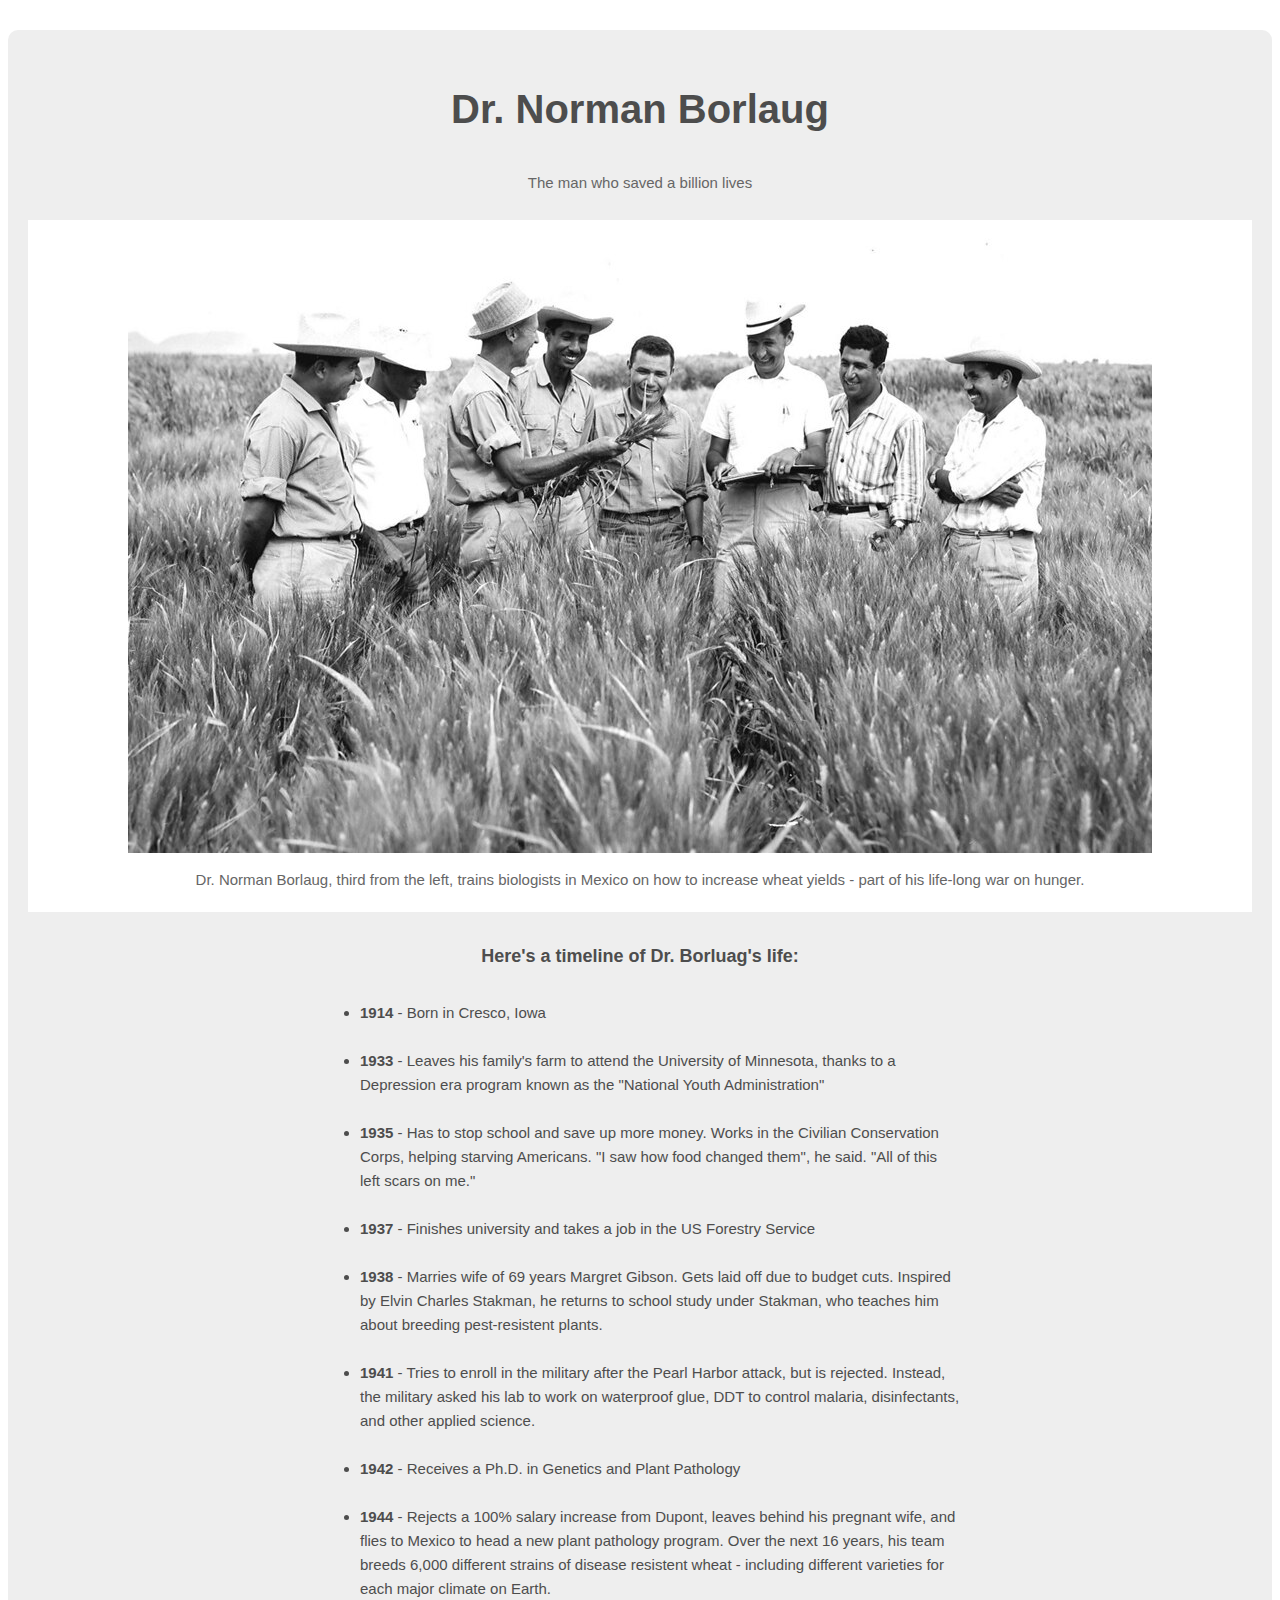
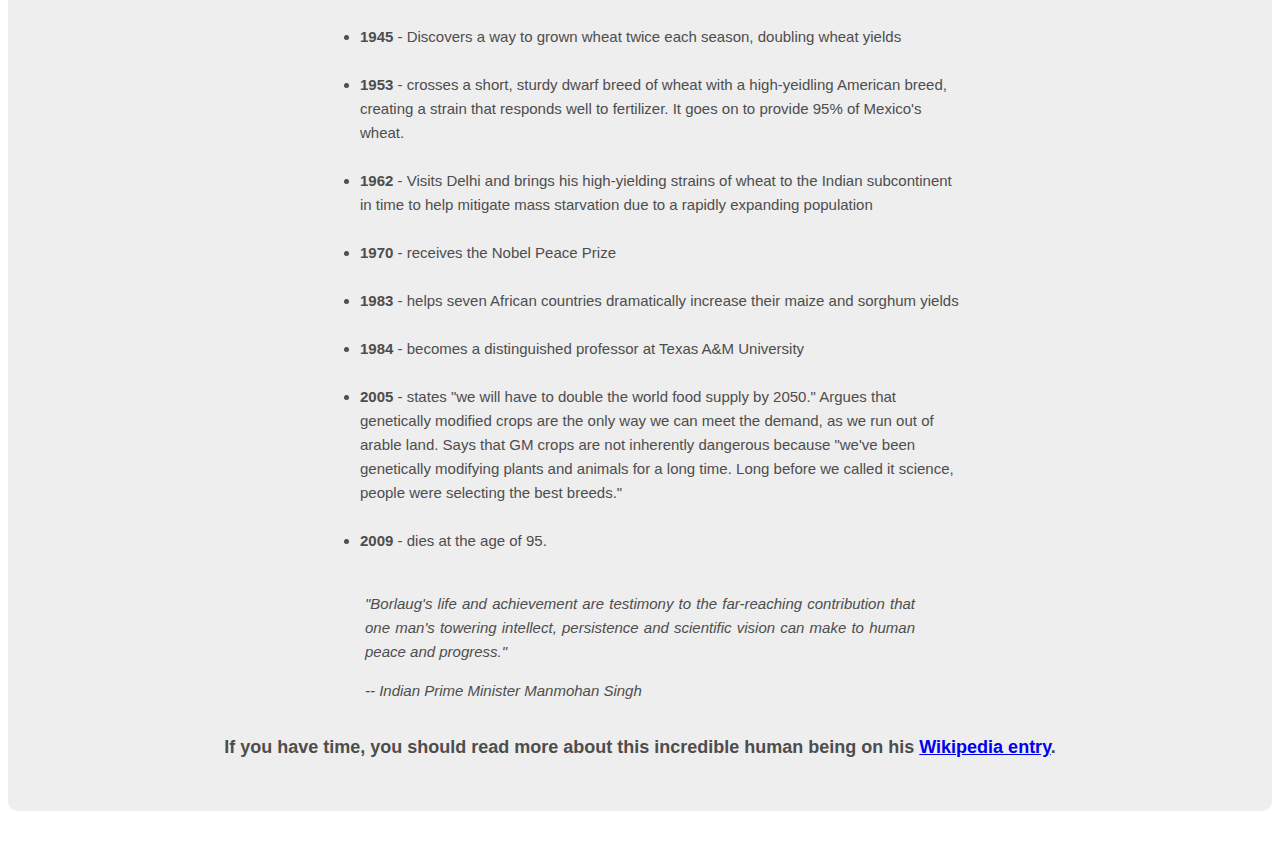
<file: projects/Tribute Page/Tribute Page.html>
<!DOCTYPE html>
<html>
    <head>
        <link rel="stylesheet" href="styles.css">
    </head>
    <body>
        <main id="main">
            <h1 id="title">Dr. Norman Borlaug</h1>
            <div id="subtitle">
                    <p>The man who saved a billion lives</p>
            </div>
            <figure id="img-div">
                <img id="image" src="img\norman_borlaug.jpg" alt="Dr. Norman Borlaug on a wheat field in Mexico training biologists">
                <figcaption id="img-caption">Dr. Norman Borlaug, third from the left, trains biologists in Mexico on how to increase wheat yields - part of his life-long war on hunger.</figcaption>
            </figure>
            <section id="tribute-info">
                <h3>Here's a timeline of Dr. Borluag's life:</h3>
                <ul>
                    <li><strong>1914</strong> - Born in Cresco, Iowa</li><br>
                    <li><strong>1933</strong> - Leaves his family's farm to attend the University of Minnesota, thanks to a Depression era program known as the "National Youth Administration"</li><br>
                    <li><strong>1935</strong> - Has to stop school and save up more money. Works in the Civilian Conservation Corps, helping starving Americans. "I saw how food changed them", he said. "All of this left scars on me."</li><br>
                    <li><strong>1937</strong> - Finishes university and takes a job in the US Forestry Service</li><br>
                    <li><strong>1938</strong> - Marries wife of 69 years Margret Gibson. Gets laid off due to budget cuts. Inspired by Elvin Charles Stakman, he returns to school study under Stakman, who teaches him about breeding pest-resistent plants.</li><br>
                    <li><strong>1941</strong> - Tries to enroll in the military after the Pearl Harbor attack, but is rejected. Instead, the military asked his lab to work on waterproof glue, DDT to control malaria, disinfectants, and other applied science.</li><br>
                    <li><strong>1942</strong> - Receives a Ph.D. in Genetics and Plant Pathology</li><br>
                    <li><strong>1944</strong> - Rejects a 100% salary increase from Dupont, leaves behind his pregnant wife, and flies to Mexico to head a new plant pathology program. Over the next 16 years, his team breeds 6,000 different strains of disease resistent wheat - including different varieties for each major climate on Earth.</li><br>
                    <li><strong>1945</strong> - Discovers a way to grown wheat twice each season, doubling wheat yields</li><br>
                    <li><strong>1953</strong> - crosses a short, sturdy dwarf breed of wheat with a high-yeidling American breed, creating a strain that responds well to fertilizer. It goes on to provide 95% of Mexico's wheat.</li><br>
                    <li><strong>1962</strong> - Visits Delhi and brings his high-yielding strains of wheat to the Indian subcontinent in time to help mitigate mass starvation due to a rapidly expanding population</li><br>
                    <li><strong>1970</strong> - receives the Nobel Peace Prize</li><br>
                    <li><strong>1983</strong> - helps seven African countries dramatically increase their maize and sorghum yields</li><br>
                    <li><strong>1984</strong> - becomes a distinguished professor at Texas A&M University</li><br>
                    <li><strong>2005</strong> - states "we will have to double the world food supply by 2050." Argues that genetically modified crops are the only way we can meet the demand, as we run out of arable land. Says that GM crops are not inherently dangerous because "we've been genetically modifying plants and animals for a long time. Long before we called it science, people were selecting the best breeds."</li><br>
                    <li><strong>2009</strong> - dies at the age of 95.</li><br>
                </ul>
                <div id="container-quote">
                    <p>"Borlaug's life and achievement are testimony to the far-reaching contribution that one man's towering intellect, persistence and scientific vision can make to human peace and progress."</p>
                    <p>-- Indian Prime Minister Manmohan Singh</p>
                </div>
                <h3>If you have time, you should read more about this incredible human being on his <a id="tribute-link" href="https://en.wikipedia.org/wiki/Norman_Borlaug" target="_blank">Wikipedia entry</a>.</h3>
            </section>
        </main>
    </body>
</html>
</file>
<file: css/styles.css>
html {
    scroll-behavior: smooth;
}
body {
    font-family: 'Poppins', Arial, Helvetica, sans-serif;
    font-size: 20px;
    color: #F0F0F0;
}
header {
    background: #BE3144;
    box-shadow: 0px 0px 1px 1px #000000;
    position: fixed;
    z-index: 1;
    top: 0;
    bottom: 0;
    height: 70px;
    width: 100%;
}
header a {
    float: right;
    padding: 23px;
    font-size: 24px;
    color: #BE3144;
    position: relative;
    animation: welcome-header 1.5s 1.5s forwards;
}
header a:hover {
    background:#45667D;
}
a {
    color: inherit;
    text-decoration: none;
}
h2 {
    padding: 40px 0 5px 0;
    text-align: center;
    font-size: 32px;
    font-weight: 600;
}
h3 {
    margin-bottom: 20px;
    font-family: 'Raleway';
    font-size: 70px;
}
hr {
    background: white;
    border: none;
    width: 550px;
    height: 2px;
    max-width: 100%;
}
img {
    border-radius: 5px 5px 0 0;
    max-width: 100%;
    height: auto;
}
#welcome {
    display: flex;
    flex-direction: column;
    justify-content: center;
    align-items: center;
    background: linear-gradient(60deg, #3A3A3A, #0F0F0F);
    width: 100%;
    height: 100vh;
    padding-top: 70px;
}
#welcome h1 {
    margin-bottom: 20px;
    font-family: 'Raleway';
    font-size: 70px;
    position: relative;
    animation: welcome-h1 1.5s forwards;
}
#welcome p {
    font-family: 'Work Sans';
    font-style: italic;
    font-size: 30px;
    font-weight: 100;
    position: relative;
    animation: welcome-p 1.5s forwards;
}
#projects {
    background: #45667D;
    height: 100%;
}
.project-preview {
    display: flex;
    flex-wrap: wrap;
    justify-content: center;
    padding-top: 10px;
    padding-bottom: 50px;
}
.project-container {
    background: #303841;
    border-radius: 5px;
    box-shadow: 1px 1px 3px rgb(48, 48, 48);
    margin: 20px;
    width: 500px;
    text-align: center;
    transition: .4s ease-out;
}
.project-container:hover {
    transform: translateY(-10px);
    transition: .4s ease-out;
}
.project-link-container {
    margin: 20px auto;
    font-size: 24px;
}
.hide {
    transition: 0.3s ease-out;
    color: #303841;
}
a:hover .hide {
    transition: 0.3s ease-out;
    color: #E9B23B;
}
#personal-links {
    background: #303841;
    display: flex;
    flex-direction: column;
    justify-content: center;
    align-items: center;
    width: 100%;
    height: 80vh;
    text-align: center;
}
#personal-links p {
    font-family: 'Work Sans';
    font-style: italic;
    font-size: 22px;
}
.links-container {
    display: flex;
    flex-wrap: wrap;
    flex-direction: row;
    justify-content: center;
    margin-top: 40px;
    width: 800px;
    max-width: 100%;
    font-size: 24px;
}
.link-group {
    display: flex;
    align-items: center;
    margin: 10px 10px;
    transition: .4s ease-out;
}
.link-group:hover {
    transform: translateY(10px);
    transition: .4s ease-out;
}
.link-group img {
    margin-right: 5px;
}
footer {
    background: #303841;
    border-top: 4px solid #BE3144;
    display: flex;
    flex-direction: row;
    justify-content: space-between;
    padding: 40px;
    font-size: 18px;
}
@keyframes welcome-header {
    0% {
        color: rgba(255, 255, 255, 0);
        left: 10px;
    }
    100% {
        color: #CCCCCC;
        left: 0;
    }
}
@keyframes welcome-h1 {
    0% {
        color: rgba(255, 255, 255, 0);
        top: 20px;
    }
    100% {
        color: #DDDDDD;
        top: 0;
    }
}
@keyframes welcome-p {
    0% {
        color: rgba(255, 255, 255, 0);
        top: 20px;
    }
    100% {
        color: #BE3144;
        top: 0;
    }
}
</file>
<file: projects/Product Landing Page/styles.css>
body {
    background: #EEEEEE;
    font-family: Arial, Helvetica, sans-serif;
    font-size: 16px;
}
#nav-bar {
    background-color: #CCCCCC;
    width: 100%;
    overflow: hidden;
    position: fixed;
    top: 0;
    z-index: 1;
}
#nav-bar a{
    color: black;
    float: right;
    box-sizing: border-box;
    padding: 23px;
    font-size: 18px;
    text-align: center;
    text-decoration: none;
}
#nav-bar a:hover {
    background-color: #BBBBBB;
}
#logo {
    float: left;
    padding: 15px;
    width: 300px;
}
#container-main {
    margin-top: 90px;
    margin-bottom: 40px;
}
#container-email {
    text-align: center;
}
#container-desc {
    margin-top: 40px;
}
#container-vid {
    text-align: center;
    margin-top: 90px;
}
#container-price {
    display: flex;
    flex-direction: row;
    justify-content: space-around;
    align-items: center;
    width: 900px;
    max-width: 100%;
    margin: 30px auto;
    text-align: center;
}
#container-price button {
    font-weight: normal;
}
#container-footer {
    background: #DDDDDD;
    padding: 20px;
    text-align: center;
    line-height: 1.6;
}
.desc-group {
    display: flex;
    flex-direction: row;
    justify-content: space-between;
    width: 900px;
    max-width: 100%;
    margin: 60px auto;
}
.desc-img {
    transform: scale(1.1);
    margin-right: 60px;
}
.price-group {
    border: 1px solid black;
    margin: 10px;
    width: 280px;
}
.prod-name {
    background: #DDDDDD;
    display: flex;
    align-items: center;
    justify-content: center;
    height: 50px;
    text-transform: uppercase;
    font-size: 15px;
    font-weight: 600;
}
.prod-price {
    font-size: 26px;
    margin: 15px auto;
}
.prod-desc {
    line-height: 1.6;
    margin: 10px auto;
}
.container-select {
    margin: 15px auto;
}
h1 {
    font-size: 25px;
    font-weight: 600;
}
p {
    margin-top: 5px;
}
a {
    color: inherit;
    text-decoration: none;
    font-size: 16px;
}
button {
    background: #F1C410;
    border: none;
    border-radius: 5px;
    outline: 0;
    padding: 10px 15px;
    font-weight: bold;
}
iframe {
    max-width: 100%;
}
button:active {
    background: #FFDD57;
}
footer p {
    color: #444444;
    font-size: 14px;
}
input[type="email"] {
    border: 1px solid #848484;
    border-radius: 5px;
    outline: 0;
    margin: 15px auto;
    padding-left: 15px;
    width: 300px;
    height: 30px;
    font-size: 15px;
}
@media (max-width: 820px) {
    #nav-bar {
        display: flex;
        flex-direction: column;
        align-items: center;
    }
    #container-main {
        margin-top: 350px;
    }
    #container-price {
        flex-direction: column;
    }
}
</file>
<file: projects/Survey Form/styles.css>
body {
    background: linear-gradient(270deg, #63649E, #454490, #363689);
    color: #FFFFFF;
    font-family: 'Poppins', Helvetica, Arial;
    font-size: 20px;
}
main {
    background-color: #252546;
    width: 700px;
    max-width: 100%;
    margin: auto;
    border-radius: 5px;
}
#title {
    text-align: center;
    font-size: 35px;
    margin-top: 50px;
    margin-bottom: 0;
}
#description {
    color: rgba(255, 255, 255, 0.9);
    font-style: italic;
    text-align: center;
}
#survey-form {
    padding: 40px;
}
#submit {
    background-color: #38AF65;
    color: #FFFFFF;
    border: none;
    border-radius: 5px;
    width: 100%;
    padding: 12px 0;
    font-family: Helvetica, Arial;
    font-size: 16px;
}
.form-group {
    margin: 0 auto 25px auto;
    padding: 5px;
}
.form-label {
    display: block;
    margin-bottom: -15px;
}
textarea {
    resize: none;
    box-sizing: border-box;
    width: 100%;
    height: 150px;
    outline: 0;
    margin: 0;
    padding: 10px;
    border-radius: 5px;
    font-family: Helvetica, Arial;
    font-size: 18px;
}
input[type=text], input[type=email], input[type=number], select {
    display: block;
    box-sizing: border-box;
    border: 1px solid #848484;
    border-radius: 5px;
    outline: 0;
    padding-left: 15px;
    width: 100%;
    max-width: 100%;
    height: 39px;
    color: rgba(0, 0, 0, 0.6);
    font-size: 17px;
}
input[type=radio], input[type=checkbox] {
    transform: scale(1.5);
    margin: 10px 7px 10px 0;
}
input[type=text]:focus, input[type=email]:focus, input[type=number], select:focus, textarea:focus, textarea:hover, button:hover {
    -webkit-transition: 0.1s ease-out;
    box-shadow: 0 0 5px #348EFD;
    border: 1px solid #348EFD;
}
input::-webkit-outer-spin-button, input::-webkit-inner-spin-button {
  -webkit-appearance: none;
}
</file>
<file: projects/Technical Documentation/styles.css>
html {
    scroll-behavior: smooth;
}
body {
    background: #EEEEEE;
    font-family: Arial, Helvetica, sans-serif;
    font-size: 16px;
}
h1 {
    margin: 20px auto;
    font-size: 30px;
    text-align: center;
}
h2 {
    font-size: 28px;
    margin-bottom: 10px;
}
p {
    padding-left: 15px;
    padding-bottom: 15px;
    font-size: 15px;
    color: #464646;
}
li {
    padding-bottom: 15px;
}
code {
    font-family: 'Courier New', Courier, monospace;
    font-size: 14px;
}
.sidebar, .navbar {
    display: flex;
    flex-direction: column;
    position: fixed;
    border-right: 1px solid black;
    height: 100%;
    width: 300px;
    max-height: 100%;
}
.navbar {
    position: relative;
    overflow-y: auto;
}
.navbar a {
    border-top: 1px solid black;
    text-decoration: none;
    padding: 15px 0 15px 20px;
    color: #464646;
}
.main-doc {
    padding: 25px 20px 25px 35px;
    flex-grow: 1;
    margin-left: 300px;
    line-height: 1.5;
}
.main-list {
    color: #464646;
    list-style-type: disc;
    padding-left: 70px;
    font-size: 15px;
}
.nested-list {
    color: #464646;
    list-style-type: circle;
    padding-left: 70px;
    font-size: 15px;
}
.container-code {
    background: #E4E4E4;
    border-radius: 5px;
    margin: auto 30px 15px 30px;
    padding: 15px;
}
.navbar a:hover {
    background: #E4E4E4;
}
@media (max-width: 700px) {
    body {
        display: flex;
        flex-direction: column;
    }
    .sidebar, .navbar {
        position: unset;
        box-sizing: border-box;
        border: 1px solid black;
        height: 300px;
        width: 100%;
    }
    .main-doc {
        margin: unset;
        box-sizing: border-box;
        width: 100%;
    }
}
</file>
<file: projects/Tribute Page/styles.css>
body {
    font-family: Helvetica, Arial;
    font-size: 15px;
    line-height: 1.6;
    text-align: center;
    color: hsl(0, 0%, 30%);
}
#main {
    background-color: #EEEEEE;
    margin: 30px 0px;
    padding: 20px;
    border-radius: 10px;
}
#title {
    font-size: 40px;
    margin-bottom: 0;
}
#img-caption, #subtitle {
    color: hsl(0, 0%, 40%);
    padding: 15px 0 10px 0;
}
#img-div {
    background-color: #FFFFFF;
    padding: 10px;
    margin: 0;
}
img {
    max-width: 100%;
    display: block;
    margin: 0 auto;
}
h3 {
    font-size: 18px;
    margin: 30px 0;
}
ul {
    text-align: left;
    max-width: 600px;
    margin: auto;
}
#container-quote {
    font-style: italic;
    text-align: justify;
    max-width: 550px;
    margin: auto;
}
/*scrollbar*/
::-webkit-scrollbar {
    width: 15px;
}
::-webkit-scrollbar-thumb {
    border-radius: 10px;
    box-shadow: inset 0 0 10px 10px #C1C1C1;
    border: solid 4px transparent;
}
::-webkit-scrollbar-thumb:hover {
    box-shadow: inset 0 0 10px 10px #A1A1A1;
    border: solid 4px transparent;
}
</file>
